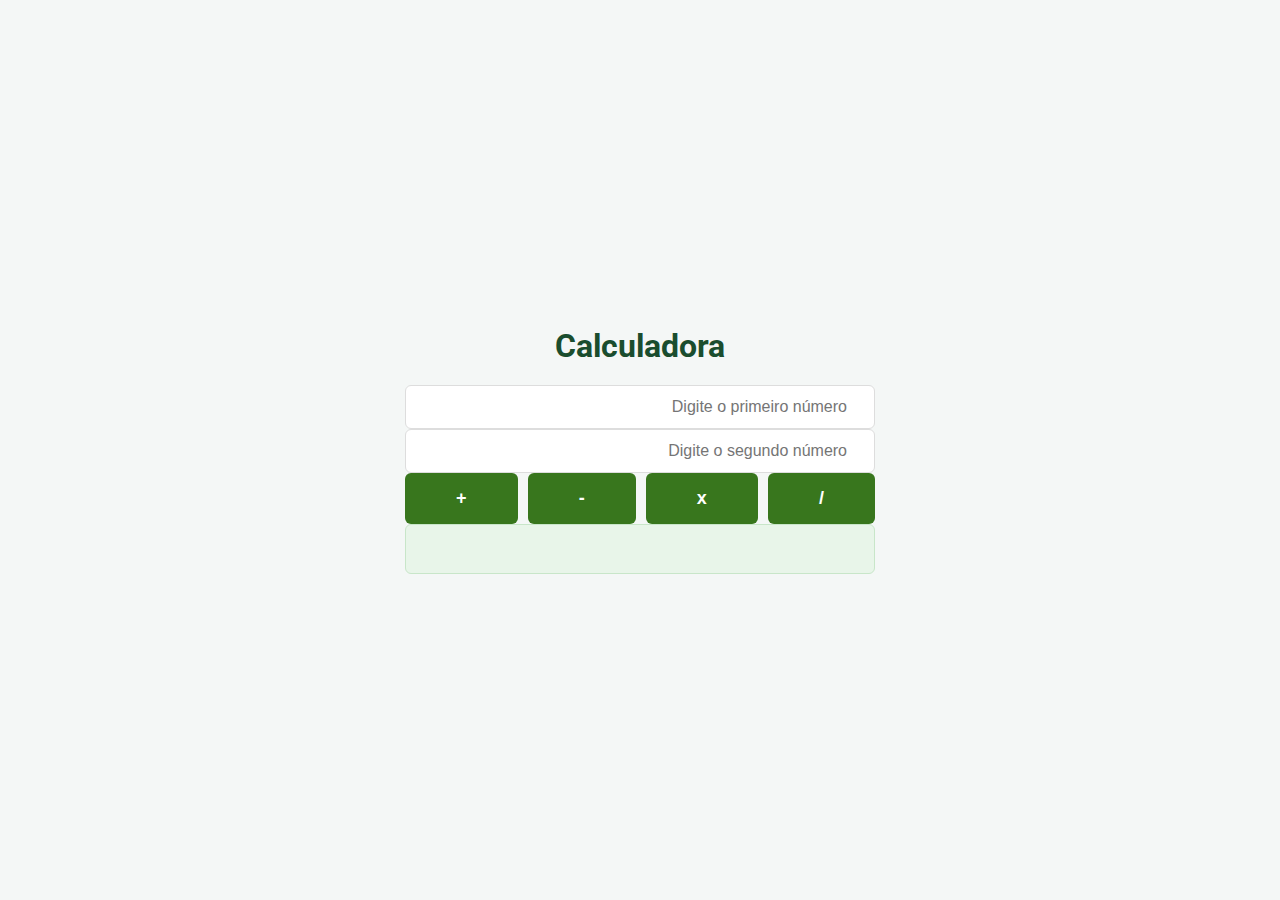
<file: Projetos/Calculadora/index.html>
<!DOCTYPE html>
<html lang="pt-br">
<head>
    <meta charset="UTF-8">
    <meta name="viewport" content="width=device-width, initial-scale=1.0">
    <title>Calculadora</title>
    <link rel="stylesheet" href="style.css">
</head>
<body>
    
    <h1>Calculadora</h1>

    <div id="calculadora-container">

        <input type="number" id="primeiroNumero" placeholder="Digite o primeiro número">
    
        <input type="number" id="segundoNumero" placeholder="Digite o segundo número">
    
        <div id="operacoes">
    
            <button id="btnSomar">+</button>
            <button id="btnSubtrair">-</button>
            <button id="btnMultiplicar">x</button>
            <button id="btnDividir">/</button>
    
        </div>
    
        <div id="Resultado"></div>

    </div>

    <script src="script.js"></script>

</body>
</html>
</file>
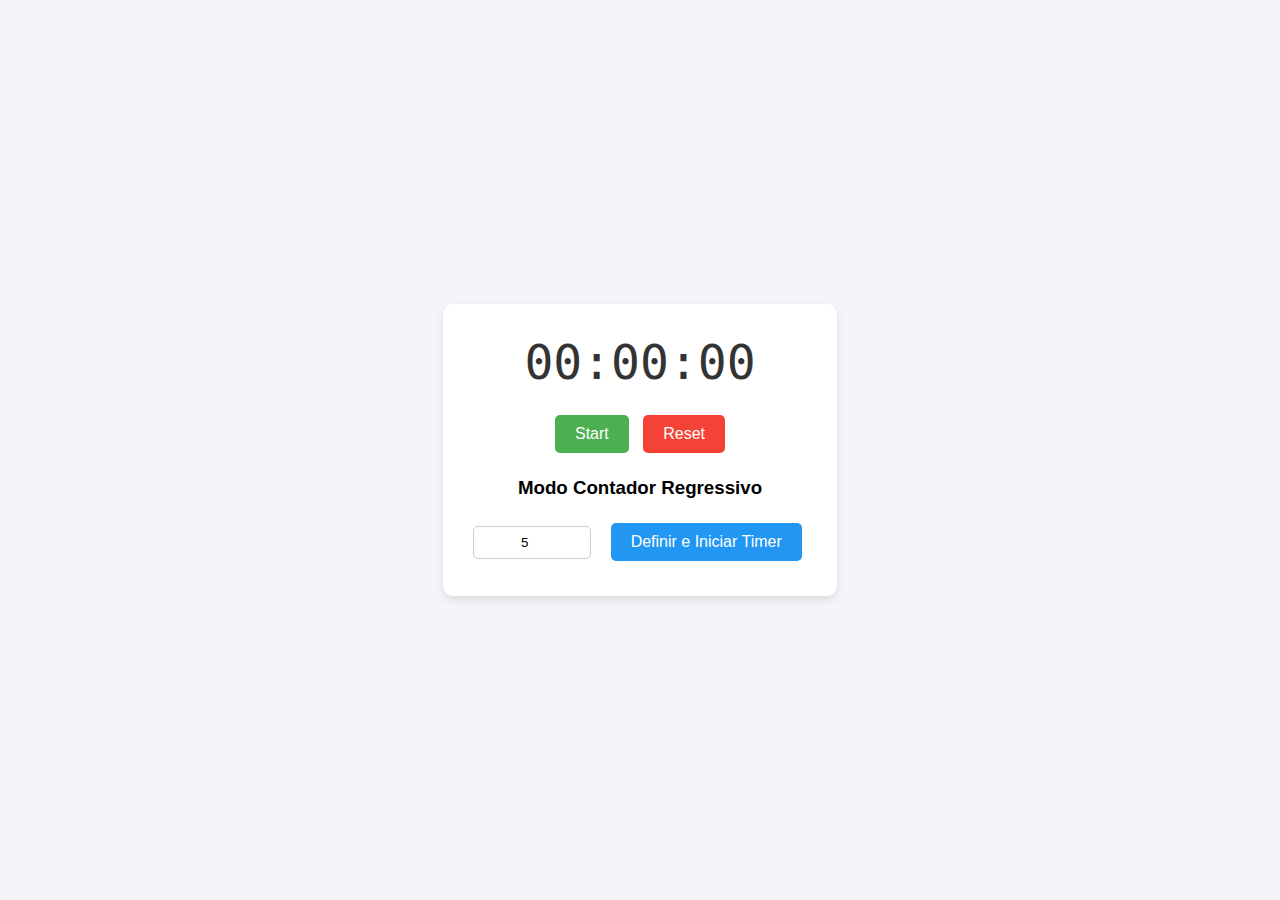
<file: Projetos/Cronometro_e_ContadorRegressivo/index.html>
<!DOCTYPE html>
<html lang="pt-br">
<head>
    <meta charset="UTF-8">
    <meta name="viewport" content="width=device-width, initial-scale=1.0">
    <title>Cronômetro e Contador Regressivo</title>
    <link rel="stylesheet" href="style.css">
</head>
<body>

    <div class="container">

        <div id="display">00:00:00</div>

        <div class="controls">

            <button id="startStopBtn">Start</button>
            <button id="resetBtn">Reset</button>

        </div>

        <div id="timer-setup">

            <h3>Modo Contador Regressivo</h3>
            <input type="number" id="minutesInput" placeholder="Minutos" min="0" value="5">
            <button id="setTimerBtn">Definir e Iniciar Timer</button>

        </div>

    </div>
    
    <script src="script.js"></script>

</body>
</html>
</file>
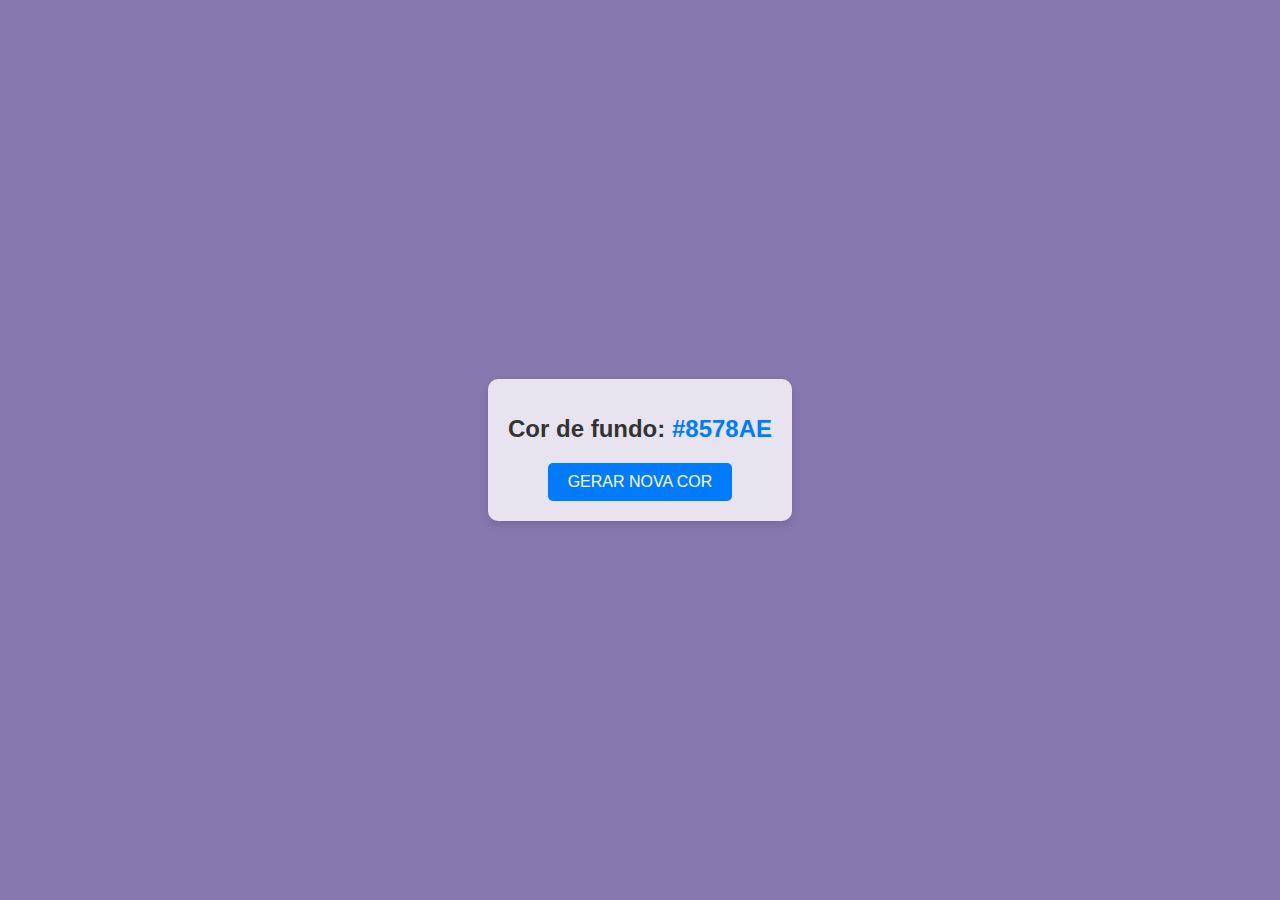
<file: Projetos/GeradorDeCoresAleatorias/index.html>
<!DOCTYPE html>
<html lang="pt-br">
<head>
    <meta charset="UTF-8">
    <meta name="viewport" content="width=device-width, initial-scale=1.0">
    <title>Gerador De Cores Aleatórias</title>
    <link rel="stylesheet" href="style.css">
</head>
<body>

    <div class="container">

        <main id="color-flipper">

            <h1>Cor de fundo: <span id="color-code">#FFFFFF</span></h1>
            <button id="color-button">Gerar Nova Cor</button>

        </main>

    </div>
    
    <script src="script.js"></script>

</body>
</html>
</file>
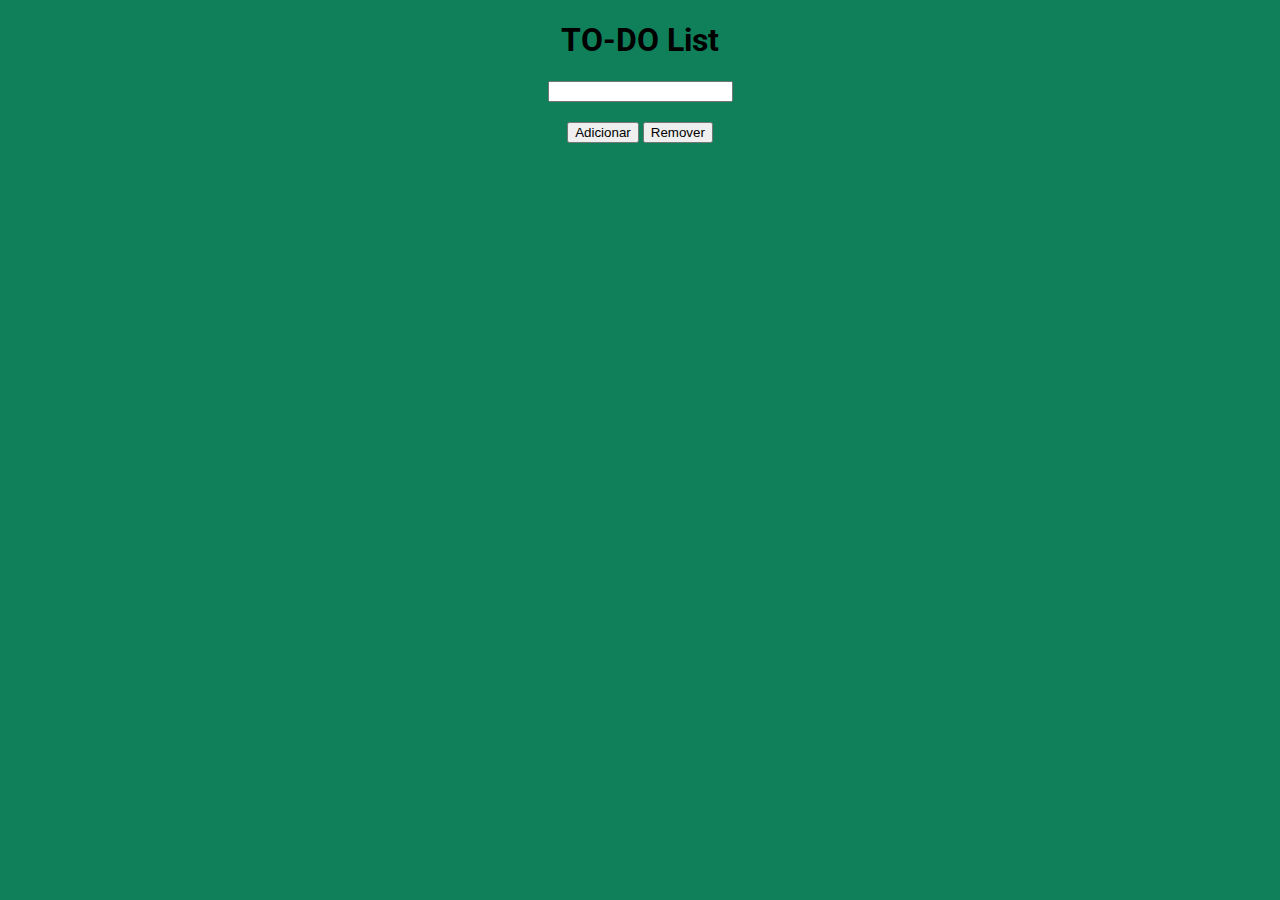
<file: Projetos/To-do-List/index.html>
<!DOCTYPE html>
<html lang="pt-br">
<head>
    <meta charset="UTF-8">
    <meta name="viewport" content="width=device-width, initial-scale=1.0">
    <title>TO-DO List</title>
    <link rel="stylesheet" href="style.css">
</head>
<body>
    
    <h1>TO-DO List</h1>

    <input type="text" name="texto" id="texto"> 

    <div id="botoes">

        <button id="btnAdicionar">Adicionar</button> 
        <button id="btnRemover">Remover</button>

    </div>

    <ul id="lista">



    </ul>

    <script src="script.js"></script>

</body>
</html>
</file>
<file: Projetos/Cronometro_e_ContadorRegressivo/style.css>
body{

    font-family: Arial, Helvetica, sans-serif;
    display: flex;
    justify-content: center;
    align-items: center;
    min-height: 100vh;
    background-color: #f4f4f9;
    margin: 0;

}

.container{

    background-color: #fff;
    padding: 30px;
    border-radius: 10px;
    box-shadow: 0 4px 8px rgba(0, 0, 0, 0.1);
    text-align: center;

}

#display{

    font-size: 3em;
    margin-bottom: 20px;
    color: #333;
    font-family: 'Monospace', monospace; /* Para manter os dígitos alinhados */

}

button{

    padding: 10px 20px;
    margin: 5px;
    border: none;
    border-radius: 5px;
    cursor: pointer;
    font-size: 1em;
    transition: background-color 0.3s;

}

#startStopBtn{

    background-color: #4CAF50;
    color: white;

}

#resetBtn{

    background-color: #f44336;
    color: white;

}

/* Estilos para o setup do Timer */
.timer-setup{

    margin-top: 20px;
    padding-top: 15px;
    border-top: 1px solid #ccc;

}

#minutesInput{

    padding: 8px;
    margin-right: 10px;
    border: 1px solid #ccc;
    border-radius: 5px;
    width: 100px;
    text-align: center;

}

#setTimerBtn{

    background-color: #2196F3;
    color: white;

}
</file>
<file: Projetos/To-do-List/style.css>
@import url('https://fonts.googleapis.com/css2?family=Roboto:ital,wght@0,100..900;1,100..900&display=swap');

body{

    text-align: center;
    font-family: "Roboto", sans-serif;
    background-color: rgb(15, 128, 90);

}

#botoes{

    margin: 20px;

}
</file>
<file: Projetos/Calculadora/style.css>
@import url('https://fonts.googleapis.com/css2?family=Roboto:ital,wght@0,100..900;1,100..900&display=swap');

/* Estilos Globais e do Corpo */
*{

    /* Resete o cálculo do tamanho para incluir padding e borda */
    box-sizing: border-box;
    margin: 0;
    padding: 0;

}

body{

    display: flex;
    flex-direction: column;
    align-items: center;
    justify-content: center;
    min-height: 100vh;
    background-color: #f4f7f6;
    font-family: 'Roboto', sans-serif;
    color: #fff;
    padding: 20px;
}

h1{

    margin-bottom: 20px;
    color: #1a4d2e;

}

/* Container Principal da Calculadora */
.calculadora-container {

    background-color: #ffffff;
    padding: 30px;
    border-radius: 12px;
    box-shadow: 0 4px 15px rgba(0, 0, 0, 0.1);
    display: flex;
    flex-direction: column;
    gap: 15px;
    width: 100%;
    max-width: 350px;

}

/* Estilização dos Inputs (Campos de número) */
input[type="number"]{

    padding: 12px;
    border: 1px solid #ddd;
    border-radius: 6px;
    font-size: 16px;
    text-align: right;
    width: 100%;
    transition: border-color 0.3s;

}

input[type="number"]:focus {

    border-color: #1a4d2e;
    outline: none;

}

/* Estilo do contêiner dos Botões de Operação */
#operacoes{

    display: flex;
    justify-content: space-between;
    gap: 10px;

}

/* Estilo dos botões */
button{

    flex-grow: 1;
    padding: 15px;
    border: none;
    border-radius: 6px;
    font-size: 18px;
    font-weight: bold;
    cursor: pointer;
    transition: background-color 0.2s, transform 0.1s;
    background-color: #38761d;
    color: white;

}

button:hover{

    background-color: #2e6216;

}

button:active{

    transform: scale(0.98);

}

/* Estilo de Resultado */
#Resultado{

    padding: 15px;
    background-color: #e8f5e9;
    border: 1px solid #c8e6c9;
    border-radius: 6px;
    font-size: 20px;
    font-weight: 500;
    text-align: center;
    color: #1a4d2e;
    min-height: 50px;
    display: flex;
    align-items: center;
    justify-content: center;

}
</file>
<file: Projetos/GeradorDeCoresAleatorias/style.css>
/* Reset básico para garantir que o body ocupe toda a tela */
body{

    min-height: 100vh;
    display: flex;
    justify-content: center;
    align-items: center;
    margin: 0;
    font-family: Arial, Helvetica, sans-serif;
    transition: background-color 0.3s ease;
    background-color: #F0F0F0;

}

/* Estilo para a área de exibição */
.container{

    padding: 20px;
    background-color: rgba(255, 255, 255, 0.8);
    border-radius: 10px;
    box-shadow: 0 4px 8px rgba(0, 0, 0, 0.1);
    text-align: center;

}

/* Estilo para o texto */
h1{

    font-size: 1.5rem;
    color: #333;
    margin-bottom: 20px;

}

/* Estilo para o código da cor */
#color-code{

    font-weight: bold;
    color: #007bff;

}

/* Estilo para o botão */
#color-button{

    padding: 10px 20px;
    font-size: 1rem;
    cursor: pointer;
    background-color: #007bff;
    color: white;
    border: none;
    border-radius: 5px;
    transition: background-color 0.2s;
    text-transform: uppercase;

}

#color-button:hover{

    background-color: #0056b3;

}
</file>
